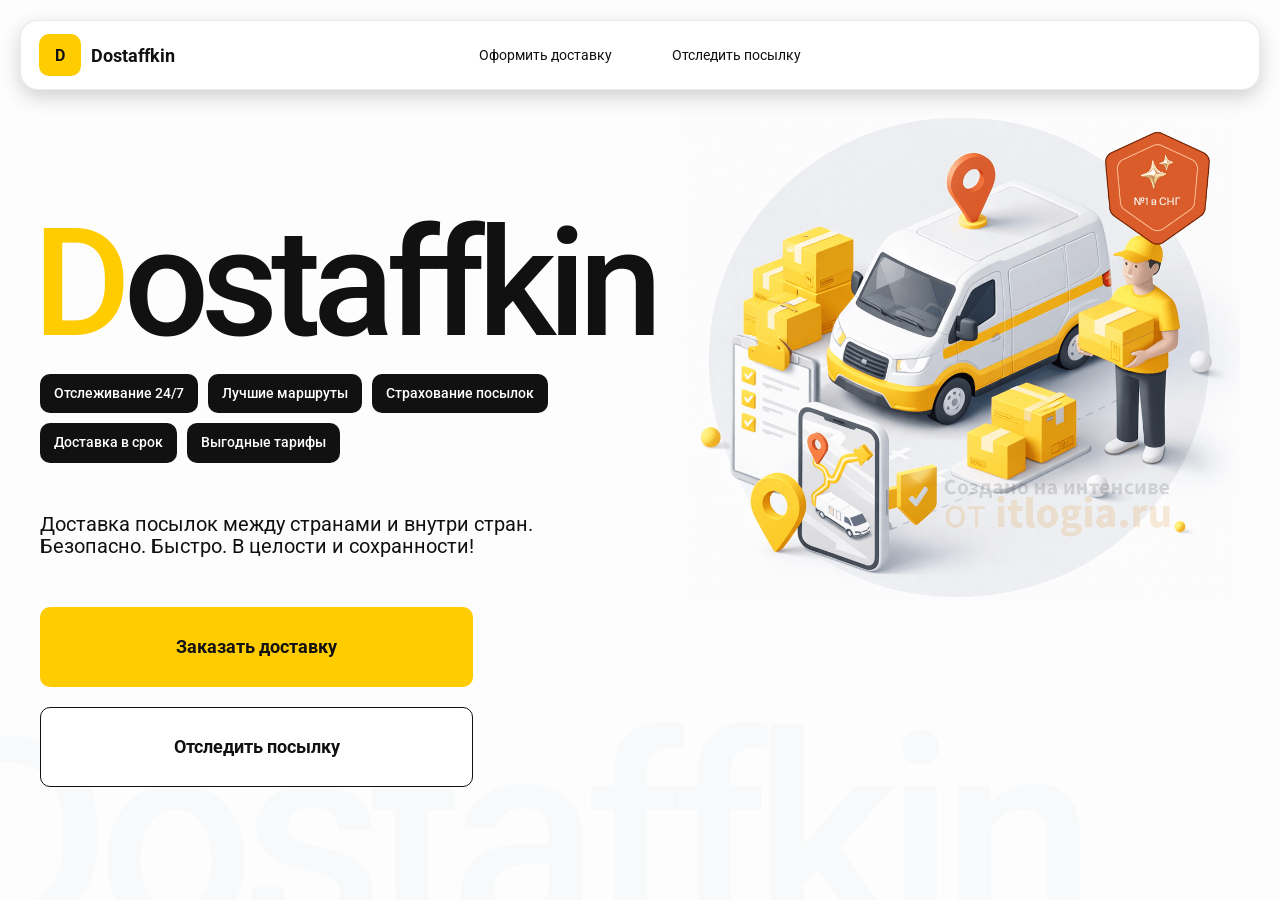
<file: index.html>
<!doctype html>
<html lang="ru">
  <head>
    <meta charset="utf-8" />
    <meta
      name="viewport"
      content="width=device-width,initial-scale=1,maximum-scale=1,user-scalable=0"
    />
    <title>
      Dostaffkin — Доставка посылок между странами и внутри стран. Безопасно. Быстро. В целости и
      сохранности!
    </title>
    <link rel="stylesheet" href="styles/base.css" />
    <link rel="stylesheet" href="styles/base_adaptive.css" />
    <link rel="stylesheet" href="styles/index.css" />
    <link rel="stylesheet" href="styles/index_adaptive.css" />
  </head>
  <body>
    <div class="container">
      <header class="header">
        <a class="header-brand" href="#">
          <div class="header-logo">D</div>
          <div class="header-title">Dostaffkin</div>
        </a>
        <nav class="header-menu">
          <a class="header-link" href="/order.html">Оформить <span>доставку</span></a>
          <a class="header-link" href="/track.html">Отследить <span>посылку</span></a>
        </nav>
      </header>
      <main class="main">
        <section class="main-info">
          <div class="main-title"><span>D</span>ostaffkin</div>
          <div class="main-features">
            <div class="main-feature">Отслеживание 24/7</div>
            <div class="main-feature">Лучшие маршруты</div>
            <div class="main-feature">Страхование посылок</div>
            <div class="main-feature">Доставка в срок</div>
            <div class="main-feature">Выгодные тарифы</div>
          </div>
          <div class="main-description">
            Доставка посылок между странами и внутри стран. Безопасно. Быстро. В целости и
            сохранности!
          </div>
          <div class="main-actions">
            <a class="button" type="button" href="./order.html">Заказать доставку</a>
            <a class="button button-white" type="button" href="./track.html">Отследить посылку</a>
          </div>
        </section>
        <div class="main-title-ghost">Dostaffkin</div>
        <section class="main-image">
          <img src="images/main-image.png" alt="Main image" />
        </section>
      </main>
    </div>
  </body>
</html>
</file>
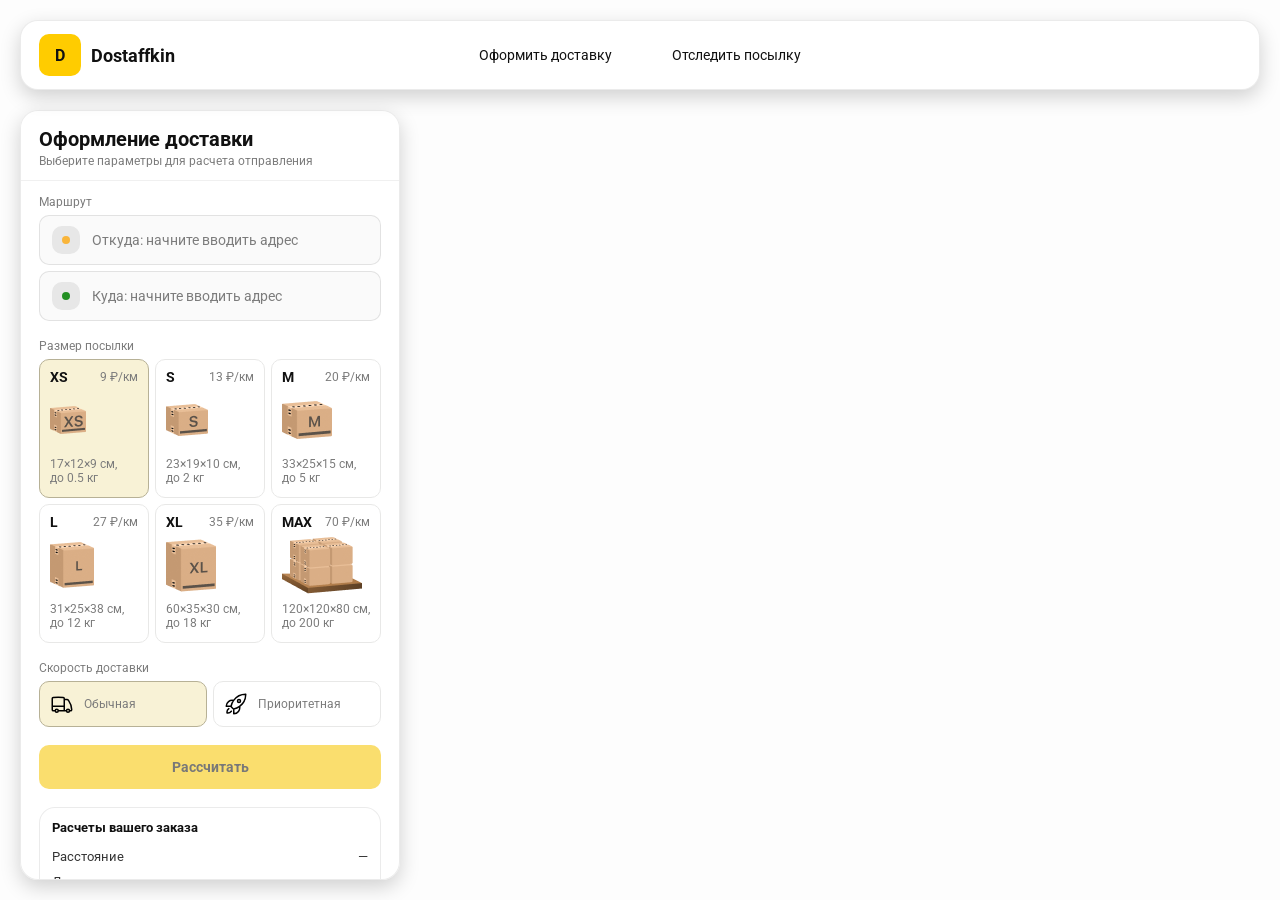
<file: order.html>
<!doctype html>
<html lang="ru">
  <head>
    <meta charset="utf-8" />
    <meta
      name="viewport"
      content="width=device-width,initial-scale=1,maximum-scale=1,user-scalable=0"
    />
    <title>Оформление доставки</title>

    <link rel="stylesheet" href="styles/base.css" />
    <link rel="stylesheet" href="styles/base_adaptive.css" />

    <link rel="stylesheet" href="styles/order.css" />
    <link rel="stylesheet" href="styles/order_adaptive.css" />
    <script
      src="https://api-maps.yandex.ru/2.1/?lang=ru_RU&apikey=930cf9e4-ab84-4954-9d29-165856e4da9b&suggest_apikey=bbbe87d9-7425-4182-88c9-015e4a51ae1e"
      type="text/javascript"
    ></script>
  </head>
  <body>
    <div id="map"></div>
    <header class="header">
      <a class="header-brand" href="/index.html">
        <div class="header-logo">D</div>
        <div class="header-title">Dostaffkin</div>
      </a>
      <nav class="header-menu">
        <a class="header-link" href="#">Оформить <span>доставку</span></a>
        <a class="header-link" href="/track.html">Отследить <span>посылку</span></a>
      </nav>
    </header>
    <aside class="main" id="sidebar">
      <div class="main-header">
        <div class="main-title">Оформление доставки</div>
        <div class="main-text">Выберите параметры для расчета отправления</div>
      </div>
      <div class="main-content">
        <div class="main-route">
          <div class="main-block-title">Маршрут</div>
          <div class="main-fields">
            <div class="main-field" id="fromField">
              <div class="main-pin"></div>
              <input id="from" placeholder="Откуда: начните вводить адрес" autocomplete="off" />
              <div class="main-ac" id="fromAc" role="listbox" aria-label="Подсказки адресов"></div>
            </div>

            <div class="main-field" id="toField">
              <div class="main-pin"></div>
              <input id="to" placeholder="Куда: начните вводить адрес" autocomplete="off" />
              <div class="main-ac" id="toAc" role="listbox" aria-label="Подсказки адресов"></div>
            </div>
          </div>
        </div>
        <div class="main-package">
          <div class="main-block-title">Размер посылки</div>

          <div class="main-sizes">
            <div class="main-size-card is-active" data-value="xs">
              <div class="main-size-top">
                <div class="main-size-label">XS</div>
                <div class="main-size-rate">9 ₽/км</div>
              </div>
              <div class="main-size-media">
                <img src="images/sizes/xs.png" alt="Короб XS" />
              </div>
              <div class="main-size-description">17×12×9 см,<br />до 0.5 кг</div>
            </div>

            <div class="main-size-card" data-value="s">
              <div class="main-size-top">
                <div class="main-size-label">S</div>
                <div class="main-size-rate">13 ₽/км</div>
              </div>
              <div class="main-size-media">
                <img src="images/sizes/s.png" alt="Короб S" />
              </div>
              <div class="main-size-description">23×19×10 см,<br />до 2 кг</div>
            </div>

            <div class="main-size-card" data-value="m">
              <div class="main-size-top">
                <div class="main-size-label">M</div>
                <div class="main-size-rate">20 ₽/км</div>
              </div>
              <div class="main-size-media">
                <img src="images/sizes/m.png" alt="Короб M" />
              </div>
              <div class="main-size-description">33×25×15 см,<br />до 5 кг</div>
            </div>

            <div class="main-size-card" data-value="l">
              <div class="main-size-top">
                <div class="main-size-label">L</div>
                <div class="main-size-rate">27 ₽/км</div>
              </div>
              <div class="main-size-media">
                <img src="images/sizes/l.png" alt="Короб L" />
              </div>
              <div class="main-size-description">31×25×38 см,<br />до 12 кг</div>
            </div>

            <div class="main-size-card" data-value="xl">
              <div class="main-size-top">
                <div class="main-size-label">XL</div>
                <div class="main-size-rate">35 ₽/км</div>
              </div>
              <div class="main-size-media">
                <img src="images/sizes/xl.png" alt="Короб XL" />
              </div>
              <div class="main-size-description">60×35×30 см,<br />до 18 кг</div>
            </div>

            <div class="main-size-card" data-value="max">
              <div class="main-size-top">
                <div class="main-size-label">MAX</div>
                <div class="main-size-rate">70 ₽/км</div>
              </div>
              <div class="main-size-media main-size-media-palleta">
                <img src="images/sizes/max.png" alt="Паллета" />
              </div>
              <div class="main-size-description">120×120×80 см,<br />до 200 кг</div>
            </div>
          </div>
        </div>
        <div class="main-speed">
          <div class="main-block-title">Скорость доставки</div>

          <div class="main-speeds">
            <div class="main-speed-card is-active" data-value="regular">
              <img class="main-speed-media" src="images/icons/regular.svg" alt="Regular" />
              <div class="main-speed-description">Обычная</div>
            </div>
            <div class="main-speed-card" data-value="fast">
              <img class="main-speed-media" src="images/icons/fast.svg" alt="Fast" />
              <div class="main-speed-description">Приоритетная</div>
            </div>
          </div>
        </div>
        <div class="main-calculate-block">
          <button id="calc" class="button calculate-button" type="button" disabled>
            Рассчитать
          </button>
        </div>
        <div class="main-result" id="result">
          <div class="main-result-title">Расчеты вашего заказа</div>
          <div class="main-result-lines">
            <div class="main-result-line">
              <span>Расстояние</span><span id="distanceValue">—</span>
            </div>
            <div class="main-result-line">
              <span>Доставим через</span><span id="durationValue">—</span>
            </div>
            <div class="main-result-line"><span>Тариф</span><span id="rateValue">—</span></div>
          </div>
          <div class="main-price">
            <div class="main-price-label">Итого</div>
            <div class="main-price-value" id="totalValue">—</div>
          </div>
        </div>
        <div class="main-order-box">
          <div class="main-order-form" id="orderForm">
            <div class="main-order-title">Оформление доставки</div>
            <div class="main-block-info-row">
              <div class="main-block-title">Контакты</div>
              <div class="order-fields">
                <div class="main-field">
                  <input id="customerName" placeholder="Ваше имя" autocomplete="off" />
                </div>
                <div class="main-field">
                  <input
                    id="customerPhone"
                    placeholder="Ваш телефон"
                    autocomplete="off"
                    inputmode="tel"
                  />
                </div>
              </div>
            </div>
            <div class="main-block-info-row extra-info">
              <div class="main-block-title">Дополнительная информация</div>
              <div class="main-field textarea">
                <textarea id="comment" placeholder="Детали доставки и комментарии"></textarea>
              </div>
            </div>
            <button id="submit" class="button main-submit-request" type="button" disabled>
              Отправить заявку
            </button>
          </div>

          <div class="main-order-success" id="orderSuccess">
            <div class="main-success-icon">✓</div>
            <div class="main-success-title">Заявка отправлена!</div>
            <div class="main-success-title">Номер отправления – <span id="orderId"></span></div>
            <div class="main-success-subtitle">Мы скоро свяжемся с вами</div>
          </div>
        </div>
      </div>
    </aside>
    <script src="/scripts/order.js"></script>
  </body>
</html>
</file>
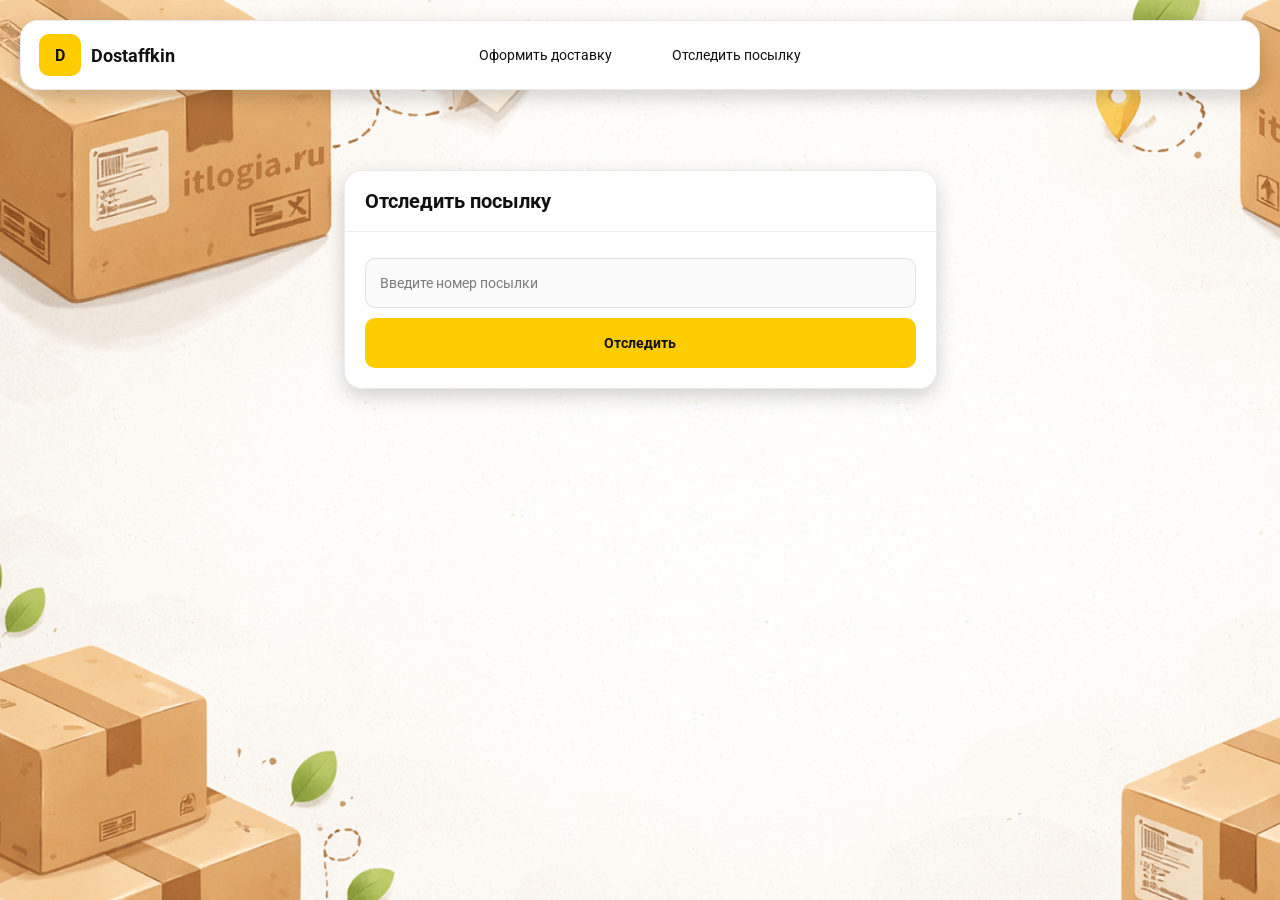
<file: track.html>
<!doctype html>
<html lang="ru">
  <head>
    <meta charset="utf-8" />
    <meta
      name="viewport"
      content="width=device-width,initial-scale=1,maximum-scale=1,user-scalable=0"
    />
    <title>Отследить посылку</title>
    <link rel="stylesheet" href="styles/base.css" />
    <link rel="stylesheet" href="styles/base_adaptive.css" />

    <link rel="stylesheet" href="styles/track.css" />
    <link rel="stylesheet" href="styles/track_adaptive.css" />
  </head>
  <body>
    <div class="container">
      <header class="header">
        <a class="header-brand" href="/index.html">
          <div class="header-logo">D</div>
          <div class="header-title">Dostaffkin</div>
        </a>
        <nav class="header-menu">
          <a class="header-link" href="/order.html">Оформить <span>доставку</span></a>
          <a class="header-link" href="#">Отследить <span>посылку</span></a>
        </nav>
      </header>
      <main class="track-content">
        <section class="track-card track-search">
          <div class="track-title">Отследить посылку</div>
          <div class="track-action">
            <div class="main-field track-field">
              <input id="trackNumber" placeholder="Введите номер посылки" autocomplete="off" />
            </div>
            <button id="trackButton" class="button track-button" type="button">Отследить</button>
          </div>
        </section>
        <section class="track-card track-result" id="trackResult">
          <div class="track-result-header">
            <div class="track-id" id="trackIdValue"></div>
            <div class="track-routes">
              <div class="track-route">
                <div class="track-route-pin">
                  <svg
                    xmlns="http://www.w3.org/2000/svg"
                    fill="none"
                    viewBox="0 0 24 24"
                    stroke-width="1.5"
                    stroke="orange"
                    class="size-6"
                  >
                    <path
                      stroke-linecap="round"
                      stroke-linejoin="round"
                      d="M15 10.5a3 3 0 1 1-6 0 3 3 0 0 1 6 0Z"
                    />
                    <path
                      stroke-linecap="round"
                      stroke-linejoin="round"
                      d="M19.5 10.5c0 7.142-7.5 11.25-7.5 11.25S4.5 17.642 4.5 10.5a7.5 7.5 0 1 1 15 0Z"
                    />
                  </svg>
                </div>
                <div class="track-route-address" id="trackFromValue">
                  Откуда: Москва, улица Арбат, 1
                </div>
              </div>
              <div class="track-route track-route-arrow">
                <svg
                  xmlns="http://www.w3.org/2000/svg"
                  fill="none"
                  viewBox="0 0 24 24"
                  stroke-width="1.5"
                  stroke="currentColor"
                  class="size-6"
                >
                  <path
                    stroke-linecap="round"
                    stroke-linejoin="round"
                    d="M19.5 13.5 12 21m0 0-7.5-7.5M12 21V3"
                  />
                </svg>
              </div>
              <div class="track-route">
                <div class="track-route-pin">
                  <svg
                    xmlns="http://www.w3.org/2000/svg"
                    fill="none"
                    viewBox="0 0 24 24"
                    stroke-width="1.5"
                    stroke="green"
                    class="size-6"
                  >
                    <path
                      stroke-linecap="round"
                      stroke-linejoin="round"
                      d="M15 10.5a3 3 0 1 1-6 0 3 3 0 0 1 6 0Z"
                    />
                    <path
                      stroke-linecap="round"
                      stroke-linejoin="round"
                      d="M19.5 10.5c0 7.142-7.5 11.25-7.5 11.25S4.5 17.642 4.5 10.5a7.5 7.5 0 1 1 15 0Z"
                    />
                  </svg>
                </div>
                <div class="track-route-address" id="trackToValue">
                  Куда: Минск, проспект Независимости, 58
                </div>
              </div>
            </div>
          </div>
          <div class="track-info">
            <div class="track-status-title">Статус данной посылки:</div>
            <div class="track-status-list" id="trackStatusList"></div>
          </div>
        </section>
      </main>
    </div>
    <script src="/scripts/track.js"></script>
  </body>
</html>
</file>
<file: styles/base.css>
*,
*::before,
*::after {
  box-sizing: border-box;
}
@font-face {
  font-family: 'Roboto';
  src: url('../fonts/Roboto-Regular.ttf');
  font-weight: normal;
}

@font-face {
  font-family: 'Roboto';
  src: url('../fonts/Roboto-Bold.ttf');
  font-weight: bold;
}

@font-face {
  font-family: 'Roboto';
  src: url('../fonts/Roboto-Medium.ttf');
  font-weight: 500;
}
html,
body {
  margin: 0;
  color: #111111;
  font-family: 'Roboto', sans-serif;
}

body {
  background: #fdfdfd;
}

.header {
  border-radius: 18px;
  box-shadow: 0 7px 20px 0 #0000002e;
  backdrop-filter: blur(10px);
  background: #ffffff;
  left: 20px;
  border: 1px solid rgba(0, 0, 0, 0.08);
  position: fixed;
  right: 20px;
  top: 20px;
  padding: 14px 18px;
  height: 70px;
  display: flex;
  align-items: center;
  z-index: 6;
}

.header-brand {
  display: flex;
  align-items: center;
  text-decoration: none;
  gap: 10px;
}

.header-logo {
  width: 42px;
  height: 42px;
  border-radius: 10px;
  background: #ffcc00;
  display: grid;
  place-items: center;
  font-weight: bold;
  color: #111;
}

.header-title {
  font-size: 18px;
  font-weight: bold;
  color: #111111;
  text-decoration: none;
}

.header-menu {
  display: flex;
  align-items: center;
  gap: 60px;
  margin: 0;
  position: absolute;
  left: 50%;
  transform: translateX(-50%);
}

.header-link {
  font-size: 14px;
  color: #111111;
  text-decoration: none;
}

.button {
  border: 0;
  outline: none;
  height: 44px;
  border-radius: 10px;
  font-size: 14px;
  font-weight: bold;
  cursor: pointer;
  font-family: inherit;
  transition:
    transform 0.08s ease,
    opacity 0.12s ease;
  background: #ffcc00;
  color: #111111;
  text-align: center;
  text-decoration: none;
}

.button:hover {
  background-color: #e5bc19;
}

.button:disabled {
  cursor: not-allowed;
  background-color: #fade6e;
  color: #787878;
  transform: none;
}

.button.button-white {
  background: #ffffff;
  border: 1px solid #111111;
}

.button.button-white:hover {
  background: rgb(241 241 241);
}

.main-field {
  display: flex;
  align-items: center;
  margin-top: 6px;
  gap: 10px;
  border: 1px solid #1111111a;
  background: #fafafa;
  border-radius: 10px;
  padding: 10px 12px;
  position: relative;
  box-sizing: border-box;
  height: 50px;
}

.main-field.textarea {
  height: auto;
}

.main-pin {
  width: 28px;
  height: 28px;
  border-radius: 10px;
  background: rgba(17, 17, 17, 0.08);
  display: grid;
  place-items: center;
  flex: 0 0 auto;
  position: relative;
}

.main-pin::before {
  content: '';
  width: 8px;
  height: 8px;
  border-radius: 999px;
  background: orange;
  opacity: 0.75;
  display: block;
}

.main-field:last-child .main-pin::before {
  background: green;
  opacity: 0.85;
}

input,
textarea {
  width: 100%;
  border: 0;
  outline: none;
  background: transparent;
  font-size: 14px;
  color: #111111;
  font-family: inherit;
}

textarea {
  resize: vertical;
  min-height: 72px;
  padding: 2px 0;
}

input::placeholder,
textarea::placeholder {
  color: #7c7c7c;
}

.main-field:focus-within {
  border-color: rgba(0, 0, 0, 0.2);
  box-shadow: 0 0 0 4px rgba(255, 204, 0, 0.35);
  background: rgba(255, 255, 255, 0.75);
}
</file>
<file: styles/base_adaptive.css>
@media (max-width: 767px) {
  .header {
    left: 10px;
    right: 10px;
    top: 10px;
  }

  .header-link span {
    display: none;
  }

  .header-menu {
    gap: 20px;
    justify-content: flex-start;
    margin: 0 0 0 30px;
    position: static;
    transform: none;
  }
}

@media (max-width: 420px) {
  .header-title {
    display: none;
  }
}

@media (max-width: 374px) {
  .header-menu {
    gap: 10px;
    margin: 0 0 0 10px;
  }
}
</file>
<file: styles/index.css>
.container {
  overflow: hidden;
  min-height: 100vh;
}
.main {
  padding: 111px 40px 40px;
  position: relative;
  display: flex;
}

.main-info {
  max-width: 840px;
  width: 100%;
  position: relative;
}
.main-title {
  margin-top: 98px;
  font-weight: 500;
  font-size: 200px;
  line-height: 1;
  letter-spacing: -0.05em;
  color: #111111;
  left: -15px;
  position: relative;
}

.main-title span {
  color: #ffcc00;
}
.main-features {
  margin-top: 15px;
  display: flex;
  flex-wrap: wrap;
  gap: 10px;
}

.main-feature {
  background: #111111;
  color: #ffffff;
  padding: 12px 14px;
  font-weight: 500;
  font-size: 14px;
  line-height: 1.1;
  border-radius: 10px;
}

.main-description {
  margin-top: 50px;
  max-width: 500px;
  font-size: 20px;
  line-height: 1.1;
  color: #111111;
}

.main-actions {
  margin-top: 50px;
  display: flex;
  flex-direction: column;
  gap: 20px;
}

.main-actions .button {
  height: 80px;
  width: 433px;
  font-size: 18px;
  font-weight: bold;
  place-items: center;
  display: grid;
}

.main-title-ghost {
  position: absolute;
  z-index: -1;
  left: -70px;
  bottom: -150px;
  font-weight: 500;
  font-size: 278px;
  line-height: 1;
  letter-spacing: -0.05em;
  color: #ecedf04d;
}

.main-image {
  width: 1024px;
  top: 100px;
  z-index: -2;
}

.main-image img {
  width: 100%;
  max-width: 1024px;
  height: auto;
  display: block;
}
</file>
<file: styles/index_adaptive.css>
@media (max-width: 1760px) {
  .main-title {
    font-size: 150px;
    left: -7px;
  }

  .main-info {
    max-width: 640px;
  }
}

@media (max-width: 1200px) {
  .main-info {
    max-width: 540px;
  }

  .main {
    padding: 111px 20px 20px;
  }

  .main-title {
    font-size: 120px;
    left: -4px;
  }

  .main-title-ghost {
    font-size: 220px;
  }
}

@media (max-width: 1024px) {
  .main-title {
    margin-top: 30px;
  }

  .main {
    flex-direction: column-reverse;
  }

  .main-image {
    max-width: 350px;
    position: absolute;
    left: 370px;
    top: 370px;
  }

  .main-info {
    max-width: 100%;
  }

  .main-actions {
    gap: 10px;
  }

  .main-actions .button {
    height: 50px;
    font-size: 14px;
    width: auto;
    max-width: 300px;
  }

  .main-description {
    max-width: 350px;
  }
}

@media (max-width: 570px) {
  .main-title {
    font-size: 88px;
  }

  .main-description {
    max-width: 100%;
  }

  .main-actions {
    width: 100%;
  }

  .main-actions .button {
    width: 100%;
    max-width: 100%;
  }

  .main-image {
    max-width: 650px;
    position: absolute;
    left: 170px;
    top: 70px;
    opacity: 0.2;
  }
}

@media (max-width: 400px) {
  .main-title {
    font-size: 70px;
  }
}
</file>
<file: styles/order.css>
#map {
  position: fixed;
  inset: 0;
}

.main {
  border-radius: 18px;
  box-shadow: 0 7px 20px 0 #0000002e;
  backdrop-filter: blur(10px);
  background: rgba(255, 255, 255, 0.96);
  left: 20px;
  border: 1px solid rgba(0, 0, 0, 0.08);
  position: fixed;
  top: 110px;
  bottom: 20px;
  width: 380px;
  display: flex;
  flex-direction: column;
  overflow: hidden;
  z-index: 5;
}

.main-header {
  padding: 18px 18px 12px 18px;
  border-bottom: 1px solid rgba(0, 0, 0, 0.06);
  display: flex;
  flex-direction: column;
}

.main-title {
  font-size: 20px;
  line-height: 100%;
  font-weight: bold;
}

.main-text {
  font-size: 12px;
  margin-top: 5px;
  color: #7c7c7c;
}

.main-content {
  padding: 14px 18px 18px 18px;
  overflow: auto;
  scrollbar-width: none;
  display: flex;
  flex-direction: column;
  gap: 18px;
  flex: 1;
}

.main-block-title {
  font-size: 12px;
  color: #7c7c7c;
}

.main-route .main-block-title,
.main-package .main-block-title {
  margin-bottom: 6px;
}

.main-sizes {
  display: grid;
  gap: 6px;
  grid-template-columns: repeat(3, 1fr);
}

.main-size-card {
  border: 1px solid #e8e8e7;
  background: #ffffff;
  border-radius: 10px;
  padding: 10px;
  cursor: pointer;
  user-select: none;
  transition:
    transform 0.08s ease,
    border-color 0.12s ease,
    background 0.12s ease;
  min-height: 139px;
}

.main-size-card:hover {
  transform: translateY(-1px);
}

.main-size-card.is-active {
  background-color: #f8f2d6;
  border-color: #b7b196;
}

.main-size-top {
  display: flex;
  align-items: center;
  justify-content: space-between;
}

.main-size-label {
  font-weight: bold;
  font-size: 14px;
  color: #111111;
  line-height: 100%;
}

.main-size-rate {
  font-size: 12px;
  color: #7c7c7c;
  line-height: 100%;
}

.main-size-media {
  margin-top: 8px;
  height: 57px;
}

.main-size-description {
  margin-top: 8px;
  font-size: 12px;
  color: #7c7c7c;
  line-height: 1.2;
}

.calculate-button {
  width: 100%;
}

.main-result {
  border: 1px solid rgba(0, 0, 0, 0.08);
  background: rgba(255, 255, 255, 0.75);
  border-radius: 16px;
  padding: 12px;
  line-height: 1.25;
}

.main-result-title {
  font-weight: bold;
  font-size: 13px;
  color: #111111;
  margin-bottom: 13px;
}

.main-result-lines {
  gap: 8px;
  display: flex;
  flex-direction: column;
}

.main-result-line {
  font-size: 13px;
  color: rgba(17, 17, 17, 0.85);
  display: flex;
  justify-content: space-between;
}

.main-price {
  margin-top: 18px;
  padding-top: 10px;
  border-top: 1px dashed rgba(0, 0, 0, 0.12);
  display: flex;
  align-items: baseline;
  justify-content: space-between;
}

.main-price-label {
  font-size: 12px;
  color: rgba(17, 17, 17, 0.55);
}

.main-price-value {
  font-size: 20px;
  font-weight: bold;
  color: #111111;
  letter-spacing: -0.3px;
}

.main-order-box {
  background: #ffffff;
  border: 1px solid #e8e8e7;
  border-radius: 10px;
  padding: 12px;
}

.main-order-title {
  margin-bottom: 8px;
  font-weight: bold;
  font-size: 14px;
  color: #111111;
}

.main-block-info {
  display: flex;
  flex-direction: column;
  gap: 6px;
}

.order-fields {
  display: grid;
  grid-template-columns: 1fr 1fr;
  column-gap: 10px;
  margin-top: 6px;
}

.main-block-info-row.extra-info {
  display: block;
  margin-top: 13px;
}

.main-submit-request {
  width: 100%;
  margin-top: 6px;
}

.main-order-success {
  display: none;
  text-align: center;
  padding: 22px 12px;
  gap: 12px;
}

.main-order-success.is-visible {
  display: flex;
  flex-direction: column;
  align-items: center;
}

.main-success-icon {
  width: 56px;
  height: 56px;
  border-radius: 50%;
  background: #16a34a;
  color: #ffffff;
  display: grid;
  place-items: center;
  font-size: 30px;
}

.main-success-title {
  font-size: 14px;
  font-weight: bold;
  color: #111111;
}

.main-success-subtitle {
  font-size: 12px;
  color: rgba(17, 17, 17, 0.55);
  line-height: 1.3;
}

.main-speed .main-block-title {
  margin-bottom: 6px;
}

.main-speeds {
  display: grid;
  gap: 6px;
  grid-template-columns: repeat(2, 1fr);
}

.main-speed-card {
  border: 1px solid #e8e8e7;
  background: #ffffff;
  border-radius: 10px;
  padding: 10px;
  cursor: pointer;
  user-select: none;
  transition:
    transform 0.08s ease,
    border-color 0.12s ease,
    background 0.12s ease;
  display: flex;
  align-items: center;
  gap: 10px;
}

.main-speed-card:hover {
  transform: translateY(-1px);
}

.main-speed-card.is-active {
  background-color: #f8f2d6;
  border-color: #b7b196;
}

.main-speed-description {
  font-size: 12px;
  color: #7c7c7c;
  line-height: 1.2;
}
</file>
<file: styles/order_adaptive.css>
@media (max-width: 767px) {
  .main {
    left: 10px;
    right: 10px;
    top: 50%;
    bottom: 12px;
    width: auto;
    max-width: none;
  }
}

@media (max-width: 420px) {
  .main-sizes {
    grid-template-columns: repeat(2, 1fr);
  }
}
</file>
<file: styles/track.css>
.container {
  background: #f4f4f4 url('../images/track-bg.png');
  background-size: cover;
  min-height: 100vh;
  padding: 170px 0 50px 0;
}

.track-content {
  width: 593px;
  margin: 0 auto;
}

.track-card {
  width: 100%;
  border-radius: 18px;
  box-shadow: 0 7px 20px 0 #0000002e;
  backdrop-filter: blur(10px);
  background: rgba(255, 255, 255, 0.96);
  border: 1px solid rgba(0, 0, 0, 0.08);
}

.track-title {
  font-size: 20px;
  line-height: 100%;
  font-weight: bold;
  border-bottom: 1px solid #eeeeee;
  padding: 20px;
}

.track-action {
  padding: 20px;
}

.track-button {
  width: 100%;
  height: 50px;
}

.track-field {
  margin-bottom: 10px;
}

.track-result {
  margin-top: 5px;
  display: none;
}

.track-result.is-visible {
  display: block;
}

.track-result-header {
  font-weight: bold;
  font-size: 14px;
  color: #111111;
  padding: 20px;
  border-bottom: 1px solid #eeeeee;
}

.track-id {
  margin-bottom: 12px;
  font-size: 20px;
}

.track-routes {
  display: flex;
  flex-direction: column;
  gap: 10px;
  font-weight: normal;
}

.track-route {
  display: flex;
  align-items: center;
  gap: 10px;
}

.track-route-pin {
  width: 24px;
  height: 24px;
  flex-shrink: 0;
}

.track-route-arrow {
  padding: 15px 0;
  width: 24px;
  height: 24px;
}

.track-info {
  padding: 20px;
}

.track-status {
  display: flex;
  align-items: center;
  font-size: 12px;
  gap: 10px;
}

.track-status-title {
  font-size: 14px;
  color: #111111;
  margin-bottom: 20px;
}

.track-status-list {
  display: flex;
  flex-direction: column;
  gap: 15px;
}

.track-status-icon {
  width: 40px;
  height: 40px;
  border-radius: 50%;
  background: rgba(17, 17, 17, 0.08);
  display: grid;
  place-items: center;
  flex: 0 0 auto;
}

.track-status.created .track-status-icon {
  background-color: #f1cb00;
}

.track-status.in-way .track-status-icon {
  background-color: #f08a11;
}

.track-status.ready .track-status-icon {
  background-color: #a35d0a;
}

.track-status.done .track-status-icon {
  background-color: #37c93b;
}

.track-status-text {
  display: flex;
  align-items: center;
  justify-content: space-between;
  color: #111111;
  font-size: 12px;
  flex: 1;
}

.track-status-date {
  color: rgba(17, 17, 17, 0.55);
}
</file>
<file: styles/track_adaptive.css>
@media (max-width: 767px) {
  .container {
    padding: 130px 0 50px 0;
  }

  .track-content {
    width: 100%;
    padding-left: 10px;
    padding-right: 10px;
  }

  .track-result-header {
    padding: 20px;
  }
}
</file>
